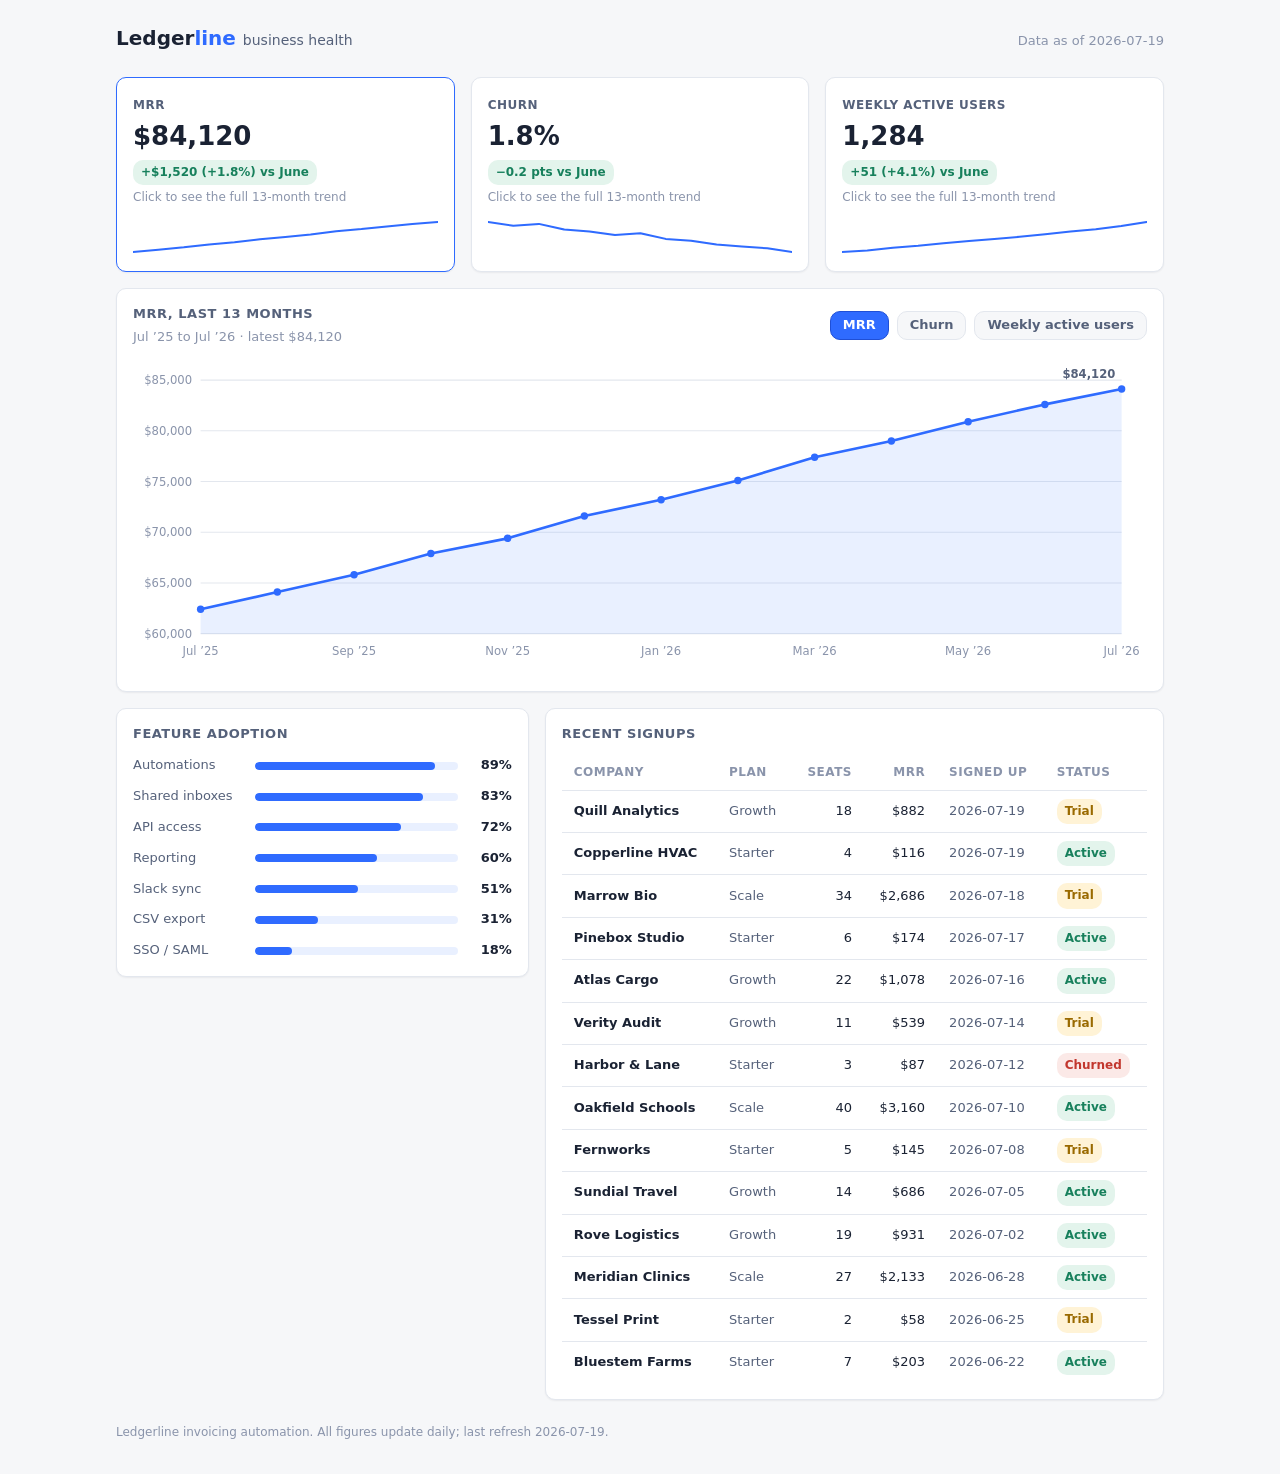
<file: examples/baseline/index.html>
<!DOCTYPE html>
<html lang="en">
<head>
<meta charset="UTF-8">
<meta name="viewport" content="width=device-width, initial-scale=1.0">
<title>Ledgerline — Business Health</title>
<style>
/* Ledgerline design tokens. Fixture for the with/without validation runs:
   both builds must inline this block verbatim and build strictly from it.
   Light is the default; the dark block activates via prefers-color-scheme. */
:root {
  --bg: #f6f7f9;
  --surface: #ffffff;
  --text: #1a2233;
  --text-2: #55617a;
  --text-3: #8a94ab;
  --border: #e3e7ee;
  --accent: #2f6bff;
  --accent-strong: #1f4fd6;
  --good: #17805c;
  --good-bg: #e3f4ec;
  --bad: #c2372e;
  --bad-bg: #fbe9e7;
  --warn: #9a6a00;
  --warn-bg: #fff3d6;
  --chart-line: #2f6bff;
  --chart-fill: rgba(47, 107, 255, 0.10);
  --font: system-ui, "Segoe UI", Roboto, sans-serif;
  --radius: 10px;
  --shadow: 0 1px 2px rgba(16, 24, 40, 0.06);
  /* spacing scale: draw every margin, padding, and gap from these steps */
  --s1: 4px;
  --s2: 8px;
  --s3: 12px;
  --s4: 16px;
  --s5: 24px;
  --s6: 32px;
}
@media (prefers-color-scheme: dark) {
  :root {
    --bg: #11151d;
    --surface: #1a2029;
    --text: #e8ecf4;
    --text-2: #a7b0c3;
    --text-3: #707a90;
    --border: #2a3140;
    --accent: #6b96ff;
    --accent-strong: #8fadff;
    --good: #4cc394;
    --good-bg: #14322a;
    --bad: #ef8a7f;
    --bad-bg: #3a1f1c;
    --warn: #d9b25e;
    --warn-bg: #35290f;
    --chart-line: #6b96ff;
    --chart-fill: rgba(107, 150, 255, 0.14);
    --shadow: 0 1px 2px rgba(0, 0, 0, 0.35);
  }
}

* { box-sizing: border-box; margin: 0; padding: 0; }

body {
  background: var(--bg);
  color: var(--text);
  font-family: var(--font);
  font-size: 14px;
  line-height: 1.45;
}

.wrap {
  max-width: 1080px;
  margin: 0 auto;
  padding: var(--s5) var(--s4) var(--s6);
}

/* Header */
header {
  display: flex;
  align-items: baseline;
  justify-content: space-between;
  flex-wrap: wrap;
  gap: var(--s2);
  margin-bottom: var(--s5);
}
.brand { font-size: 20px; font-weight: 700; }
.brand span { color: var(--accent); }
.asof { color: var(--text-3); font-size: 13px; }

/* Cards */
.card {
  background: var(--surface);
  border: 1px solid var(--border);
  border-radius: var(--radius);
  box-shadow: var(--shadow);
  padding: var(--s4);
}
.card h2 {
  font-size: 13px;
  font-weight: 600;
  color: var(--text-2);
  margin-bottom: var(--s3);
  text-transform: uppercase;
  letter-spacing: 0.04em;
}

/* KPI row */
.kpis {
  display: grid;
  grid-template-columns: repeat(auto-fit, minmax(240px, 1fr));
  gap: var(--s4);
  margin-bottom: var(--s4);
}
.kpi { cursor: pointer; text-align: left; font: inherit; color: inherit; width: 100%; }
.kpi:focus-visible, .tab:focus-visible { outline: 2px solid var(--accent); outline-offset: 2px; }
.kpi[aria-pressed="true"] { border-color: var(--accent); }
.kpi-label {
  font-size: 12px;
  font-weight: 600;
  color: var(--text-2);
  text-transform: uppercase;
  letter-spacing: 0.04em;
}
.kpi-value {
  font-size: 26px;
  font-weight: 700;
  margin-top: var(--s1);
  font-variant-numeric: tabular-nums;
}
.kpi-delta {
  display: inline-block;
  margin-top: var(--s1);
  padding: var(--s1) var(--s2);
  border-radius: var(--radius);
  font-size: 12px;
  font-weight: 600;
}
.kpi-delta.up   { color: var(--good); background: var(--good-bg); }
.kpi-delta.down { color: var(--bad);  background: var(--bad-bg); }
.kpi-note { display: block; margin-top: var(--s1); font-size: 12px; color: var(--text-3); }
.spark { margin-top: var(--s3); display: block; width: 100%; height: 36px; }

/* Trend section */
.trend { margin-bottom: var(--s4); }
.trend-head {
  display: flex;
  align-items: center;
  justify-content: space-between;
  flex-wrap: wrap;
  gap: var(--s3);
  margin-bottom: var(--s3);
}
.tabs { display: flex; gap: var(--s2); flex-wrap: wrap; }
.tab {
  font: inherit;
  font-size: 13px;
  font-weight: 600;
  color: var(--text-2);
  background: var(--bg);
  border: 1px solid var(--border);
  border-radius: var(--radius);
  padding: var(--s1) var(--s3);
  cursor: pointer;
}
.tab[aria-selected="true"] {
  color: var(--surface);
  background: var(--accent);
  border-color: var(--accent-strong);
}
.trend-sub { font-size: 13px; color: var(--text-3); }
#trendChart { display: block; width: 100%; height: auto; }
.axis-text { fill: var(--text-3); font-family: var(--font); font-size: 11px; }
.grid-line { stroke: var(--border); stroke-width: 1; }
.pt-label { fill: var(--text-2); font-family: var(--font); font-size: 11px; font-weight: 600; }

/* Two-column band */
.band {
  display: grid;
  grid-template-columns: 2fr 3fr;
  gap: var(--s4);
  align-items: start;
}
@media (max-width: 860px) { .band { grid-template-columns: 1fr; } }

/* Feature adoption */
.adopt-row { display: grid; grid-template-columns: 110px 1fr 42px; align-items: center; gap: var(--s3); }
.adopt-row + .adopt-row { margin-top: var(--s3); }
.adopt-name { font-size: 13px; color: var(--text-2); }
.adopt-track {
  background: var(--chart-fill);
  border-radius: var(--radius);
  height: var(--s2);
  overflow: hidden;
}
.adopt-fill { background: var(--accent); height: 100%; border-radius: var(--radius); }
.adopt-pct { font-size: 13px; font-weight: 600; text-align: right; font-variant-numeric: tabular-nums; }

/* Signups table */
.table-scroll { overflow-x: auto; }
table { width: 100%; border-collapse: collapse; font-size: 13px; }
th, td { padding: var(--s2) var(--s3); text-align: left; white-space: nowrap; }
th {
  color: var(--text-3);
  font-size: 12px;
  font-weight: 600;
  text-transform: uppercase;
  letter-spacing: 0.04em;
  border-bottom: 1px solid var(--border);
}
td { border-bottom: 1px solid var(--border); }
tr:last-child td { border-bottom: none; }
td.num { text-align: right; font-variant-numeric: tabular-nums; }
th.num { text-align: right; }
.company { font-weight: 600; }
.muted { color: var(--text-2); }
.status {
  display: inline-block;
  padding: var(--s1) var(--s2);
  border-radius: var(--radius);
  font-size: 12px;
  font-weight: 600;
  text-transform: capitalize;
}
.status.active  { color: var(--good); background: var(--good-bg); }
.status.trial   { color: var(--warn); background: var(--warn-bg); }
.status.churned { color: var(--bad);  background: var(--bad-bg); }

footer { margin-top: var(--s5); color: var(--text-3); font-size: 12px; }
</style>
</head>
<body>
<div class="wrap">
  <header>
    <div class="brand">Ledger<span>line</span> <span class="muted" style="color: var(--text-2); font-weight: 400; font-size: 14px;">business health</span></div>
    <div class="asof">Data as of 2026-07-19</div>
  </header>

  <section class="kpis" id="kpis" aria-label="Key metrics"></section>

  <section class="card trend" aria-label="Metric history">
    <div class="trend-head">
      <div>
        <h2 id="trendTitle" style="margin-bottom: var(--s1);">MRR, last 13 months</h2>
        <div class="trend-sub" id="trendSub"></div>
      </div>
      <div class="tabs" role="tablist" aria-label="Choose metric" id="tabs"></div>
    </div>
    <svg id="trendChart" viewBox="0 0 960 300" role="img" aria-labelledby="trendTitle"></svg>
  </section>

  <div class="band">
    <section class="card" aria-label="Feature adoption">
      <h2>Feature adoption</h2>
      <div id="adoption"></div>
    </section>

    <section class="card" aria-label="Recent signups">
      <h2>Recent signups</h2>
      <div class="table-scroll">
        <table>
          <thead>
            <tr>
              <th>Company</th><th>Plan</th><th class="num">Seats</th>
              <th class="num">MRR</th><th>Signed up</th><th>Status</th>
            </tr>
          </thead>
          <tbody id="signups"></tbody>
        </table>
      </div>
    </section>
  </div>

  <footer>Ledgerline invoicing automation. All figures update daily; last refresh 2026-07-19.</footer>
</div>

<script>
"use strict";
// ---- Data (hardcoded from fixture, verbatim) ----
const DATA = {
  product: "Ledgerline",
  as_of: "2026-07-19",
  months: ["2025-07", "2025-08", "2025-09", "2025-10", "2025-11", "2025-12", "2026-01", "2026-02", "2026-03", "2026-04", "2026-05", "2026-06", "2026-07"],
  mrr_usd: [62400, 64100, 65800, 67900, 69400, 71600, 73200, 75100, 77400, 79000, 80900, 82600, 84120],
  churn_pct: [3.4, 3.2, 3.3, 3.0, 2.9, 2.7, 2.8, 2.5, 2.4, 2.2, 2.1, 2.0, 1.8],
  weekly_active_users: [890, 910, 946, 972, 1004, 1035, 1061, 1090, 1122, 1158, 1189, 1233, 1284],
  feature_adoption_pct: [
    { feature: "Automations", pct: 89 },
    { feature: "Shared inboxes", pct: 83 },
    { feature: "API access", pct: 72 },
    { feature: "Reporting", pct: 60 },
    { feature: "Slack sync", pct: 51 },
    { feature: "CSV export", pct: 31 },
    { feature: "SSO / SAML", pct: 18 }
  ],
  recent_signups: [
    { company: "Quill Analytics", plan: "Growth", seats: 18, mrr_usd: 882, signed_up: "2026-07-19", status: "trial" },
    { company: "Copperline HVAC", plan: "Starter", seats: 4, mrr_usd: 116, signed_up: "2026-07-19", status: "active" },
    { company: "Marrow Bio", plan: "Scale", seats: 34, mrr_usd: 2686, signed_up: "2026-07-18", status: "trial" },
    { company: "Pinebox Studio", plan: "Starter", seats: 6, mrr_usd: 174, signed_up: "2026-07-17", status: "active" },
    { company: "Atlas Cargo", plan: "Growth", seats: 22, mrr_usd: 1078, signed_up: "2026-07-16", status: "active" },
    { company: "Verity Audit", plan: "Growth", seats: 11, mrr_usd: 539, signed_up: "2026-07-14", status: "trial" },
    { company: "Harbor & Lane", plan: "Starter", seats: 3, mrr_usd: 87, signed_up: "2026-07-12", status: "churned" },
    { company: "Oakfield Schools", plan: "Scale", seats: 40, mrr_usd: 3160, signed_up: "2026-07-10", status: "active" },
    { company: "Fernworks", plan: "Starter", seats: 5, mrr_usd: 145, signed_up: "2026-07-08", status: "trial" },
    { company: "Sundial Travel", plan: "Growth", seats: 14, mrr_usd: 686, signed_up: "2026-07-05", status: "active" },
    { company: "Rove Logistics", plan: "Growth", seats: 19, mrr_usd: 931, signed_up: "2026-07-02", status: "active" },
    { company: "Meridian Clinics", plan: "Scale", seats: 27, mrr_usd: 2133, signed_up: "2026-06-28", status: "active" },
    { company: "Tessel Print", plan: "Starter", seats: 2, mrr_usd: 58, signed_up: "2026-06-25", status: "trial" },
    { company: "Bluestem Farms", plan: "Starter", seats: 7, mrr_usd: 203, signed_up: "2026-06-22", status: "active" }
  ]
};

// ---- Formatters ----
const fmtUSD = v => "$" + v.toLocaleString("en-US");
const fmtPct = v => v.toFixed(1) + "%";
const fmtNum = v => v.toLocaleString("en-US");
const MONTH_NAMES = ["Jan","Feb","Mar","Apr","May","Jun","Jul","Aug","Sep","Oct","Nov","Dec"];
function monthLabel(m) {
  const [y, mo] = m.split("-");
  return MONTH_NAMES[parseInt(mo, 10) - 1] + " ’" + y.slice(2);
}

// ---- Metric definitions ----
// downIsGood: for churn, a decrease is a positive signal.
const METRICS = {
  mrr: {
    label: "MRR",
    title: "MRR, last 13 months",
    series: DATA.mrr_usd,
    fmt: fmtUSD,
    downIsGood: false,
    deltaText(cur, prev) {
      const pct = ((cur - prev) / prev) * 100;
      return (cur >= prev ? "+" : "−") + fmtUSD(Math.abs(cur - prev)) + " (" + (pct >= 0 ? "+" : "") + pct.toFixed(1) + "%) vs June";
    }
  },
  churn: {
    label: "Churn",
    title: "Monthly churn rate, last 13 months",
    series: DATA.churn_pct,
    fmt: fmtPct,
    downIsGood: true,
    deltaText(cur, prev) {
      const d = cur - prev;
      return (d >= 0 ? "+" : "−") + Math.abs(d).toFixed(1) + " pts vs June";
    }
  },
  wau: {
    label: "Weekly active users",
    title: "Weekly active users, last 13 months",
    series: DATA.weekly_active_users,
    fmt: fmtNum,
    downIsGood: false,
    deltaText(cur, prev) {
      const pct = ((cur - prev) / prev) * 100;
      return (cur >= prev ? "+" : "−") + fmtNum(Math.abs(cur - prev)) + " (" + (pct >= 0 ? "+" : "") + pct.toFixed(1) + "%) vs June";
    }
  }
};

let selected = "mrr";
const SVG_NS = "http://www.w3.org/2000/svg";

// ---- KPI cards ----
function sparkPath(series, w, h) {
  const min = Math.min(...series), max = Math.max(...series);
  const span = max - min || 1;
  return series.map((v, i) => {
    const x = (i / (series.length - 1)) * w;
    const y = h - 3 - ((v - min) / span) * (h - 6);
    return (i === 0 ? "M" : "L") + x.toFixed(1) + " " + y.toFixed(1);
  }).join(" ");
}

function renderKPIs() {
  const host = document.getElementById("kpis");
  host.innerHTML = "";
  for (const key of Object.keys(METRICS)) {
    const m = METRICS[key];
    const cur = m.series[m.series.length - 1];
    const prev = m.series[m.series.length - 2];
    const improved = m.downIsGood ? cur < prev : cur > prev;

    const btn = document.createElement("button");
    btn.className = "card kpi";
    btn.type = "button";
    btn.setAttribute("aria-pressed", String(key === selected));
    btn.addEventListener("click", () => selectMetric(key));

    const w = 220, h = 36;
    btn.innerHTML =
      '<span class="kpi-label">' + m.label + '</span>' +
      '<div class="kpi-value">' + m.fmt(cur) + '</div>' +
      '<span class="kpi-delta ' + (improved ? "up" : "down") + '">' + m.deltaText(cur, prev) + '</span>' +
      '<span class="kpi-note">Click to see the full 13-month trend</span>' +
      '<svg class="spark" viewBox="0 0 ' + w + ' ' + h + '" preserveAspectRatio="none" aria-hidden="true">' +
      '<path d="' + sparkPath(m.series, w, h) + '" fill="none" stroke="var(--chart-line)" stroke-width="2" stroke-linecap="round" stroke-linejoin="round"/></svg>';
    host.appendChild(btn);
  }
}

// ---- Tabs ----
function renderTabs() {
  const host = document.getElementById("tabs");
  host.innerHTML = "";
  for (const key of Object.keys(METRICS)) {
    const b = document.createElement("button");
    b.className = "tab";
    b.type = "button";
    b.textContent = METRICS[key].label;
    b.setAttribute("role", "tab");
    b.setAttribute("aria-selected", String(key === selected));
    b.addEventListener("click", () => selectMetric(key));
    host.appendChild(b);
  }
}

function selectMetric(key) {
  selected = key;
  renderKPIs();
  renderTabs();
  renderTrend();
}

// ---- Big trend chart ----
function el(name, attrs, text) {
  const node = document.createElementNS(SVG_NS, name);
  for (const k in attrs) node.setAttribute(k, attrs[k]);
  if (text !== undefined) node.textContent = text;
  return node;
}

function niceTicks(min, max, count) {
  const span = max - min || 1;
  const step = Math.pow(10, Math.floor(Math.log10(span / count)));
  const err = span / count / step;
  let mult;
  if (err >= 7.5) mult = 10; else if (err >= 3.5) mult = 5; else if (err >= 1.5) mult = 2; else mult = 1;
  const s = mult * step;
  const lo = Math.floor(min / s) * s;
  const hi = Math.ceil(max / s) * s;
  const ticks = [];
  for (let v = lo; v <= hi + s / 2; v += s) ticks.push(Math.round(v * 100) / 100);
  return ticks;
}

function renderTrend() {
  const m = METRICS[selected];
  const svg = document.getElementById("trendChart");
  svg.innerHTML = "";

  document.getElementById("trendTitle").textContent = m.title;
  const cur = m.series[m.series.length - 1];
  document.getElementById("trendSub").textContent =
    monthLabel(DATA.months[0]) + " to " + monthLabel(DATA.months[12]) + " · latest " + m.fmt(cur);

  const W = 960, H = 300, padL = 64, padR = 24, padT = 20, padB = 40;
  const iw = W - padL - padR, ih = H - padT - padB;
  const series = m.series;
  const ticks = niceTicks(Math.min(...series), Math.max(...series), 5);
  const yMin = ticks[0], yMax = ticks[ticks.length - 1];
  const x = i => padL + (i / (series.length - 1)) * iw;
  const y = v => padT + ih - ((v - yMin) / (yMax - yMin || 1)) * ih;

  // gridlines + y labels
  for (const t of ticks) {
    svg.appendChild(el("line", { class: "grid-line", x1: padL, x2: W - padR, y1: y(t), y2: y(t) }));
    svg.appendChild(el("text", { class: "axis-text", x: padL - 8, y: y(t) + 4, "text-anchor": "end" }, m.fmt(t)));
  }

  // x labels (every other month to avoid crowding)
  DATA.months.forEach((mo, i) => {
    if (i % 2 !== 0) return;
    svg.appendChild(el("text", { class: "axis-text", x: x(i), y: H - padB + 20, "text-anchor": "middle" }, monthLabel(mo)));
  });

  // area fill + line
  let line = "";
  series.forEach((v, i) => { line += (i === 0 ? "M" : "L") + x(i).toFixed(1) + " " + y(v).toFixed(1) + " "; });
  const area = line + "L" + x(series.length - 1).toFixed(1) + " " + (padT + ih) + " L" + padL + " " + (padT + ih) + " Z";
  svg.appendChild(el("path", { d: area, fill: "var(--chart-fill)", stroke: "none" }));
  svg.appendChild(el("path", { d: line, fill: "none", stroke: "var(--chart-line)", "stroke-width": 2.5, "stroke-linecap": "round", "stroke-linejoin": "round" }));

  // points with native tooltips
  series.forEach((v, i) => {
    const c = el("circle", { cx: x(i), cy: y(v), r: 3.5, fill: "var(--chart-line)" });
    const tip = el("title", {}, monthLabel(DATA.months[i]) + ": " + m.fmt(v));
    c.appendChild(tip);
    svg.appendChild(c);
  });

  // label the latest point
  svg.appendChild(el("text", { class: "pt-label", x: x(series.length - 1) - 6, y: y(series[series.length - 1]) - 10, "text-anchor": "end" }, m.fmt(cur)));
}

// ---- Feature adoption ----
function renderAdoption() {
  const host = document.getElementById("adoption");
  host.innerHTML = "";
  for (const f of DATA.feature_adoption_pct) {
    const row = document.createElement("div");
    row.className = "adopt-row";
    row.innerHTML =
      '<span class="adopt-name">' + f.feature + '</span>' +
      '<div class="adopt-track" role="img" aria-label="' + f.feature + ' adoption ' + f.pct + ' percent">' +
      '<div class="adopt-fill" style="width: ' + f.pct + '%;"></div></div>' +
      '<span class="adopt-pct">' + f.pct + '%</span>';
    host.appendChild(row);
  }
}

// ---- Signups table ----
function renderSignups() {
  const tbody = document.getElementById("signups");
  tbody.innerHTML = "";
  for (const s of DATA.recent_signups) {
    const tr = document.createElement("tr");
    tr.innerHTML =
      '<td class="company">' + s.company + '</td>' +
      '<td class="muted">' + s.plan + '</td>' +
      '<td class="num">' + s.seats + '</td>' +
      '<td class="num">' + fmtUSD(s.mrr_usd) + '</td>' +
      '<td class="muted">' + s.signed_up + '</td>' +
      '<td><span class="status ' + s.status + '">' + s.status + '</span></td>';
    tbody.appendChild(tr);
  }
}

renderKPIs();
renderTabs();
renderTrend();
renderAdoption();
renderSignups();
</script>
</body>
</html>
</file>
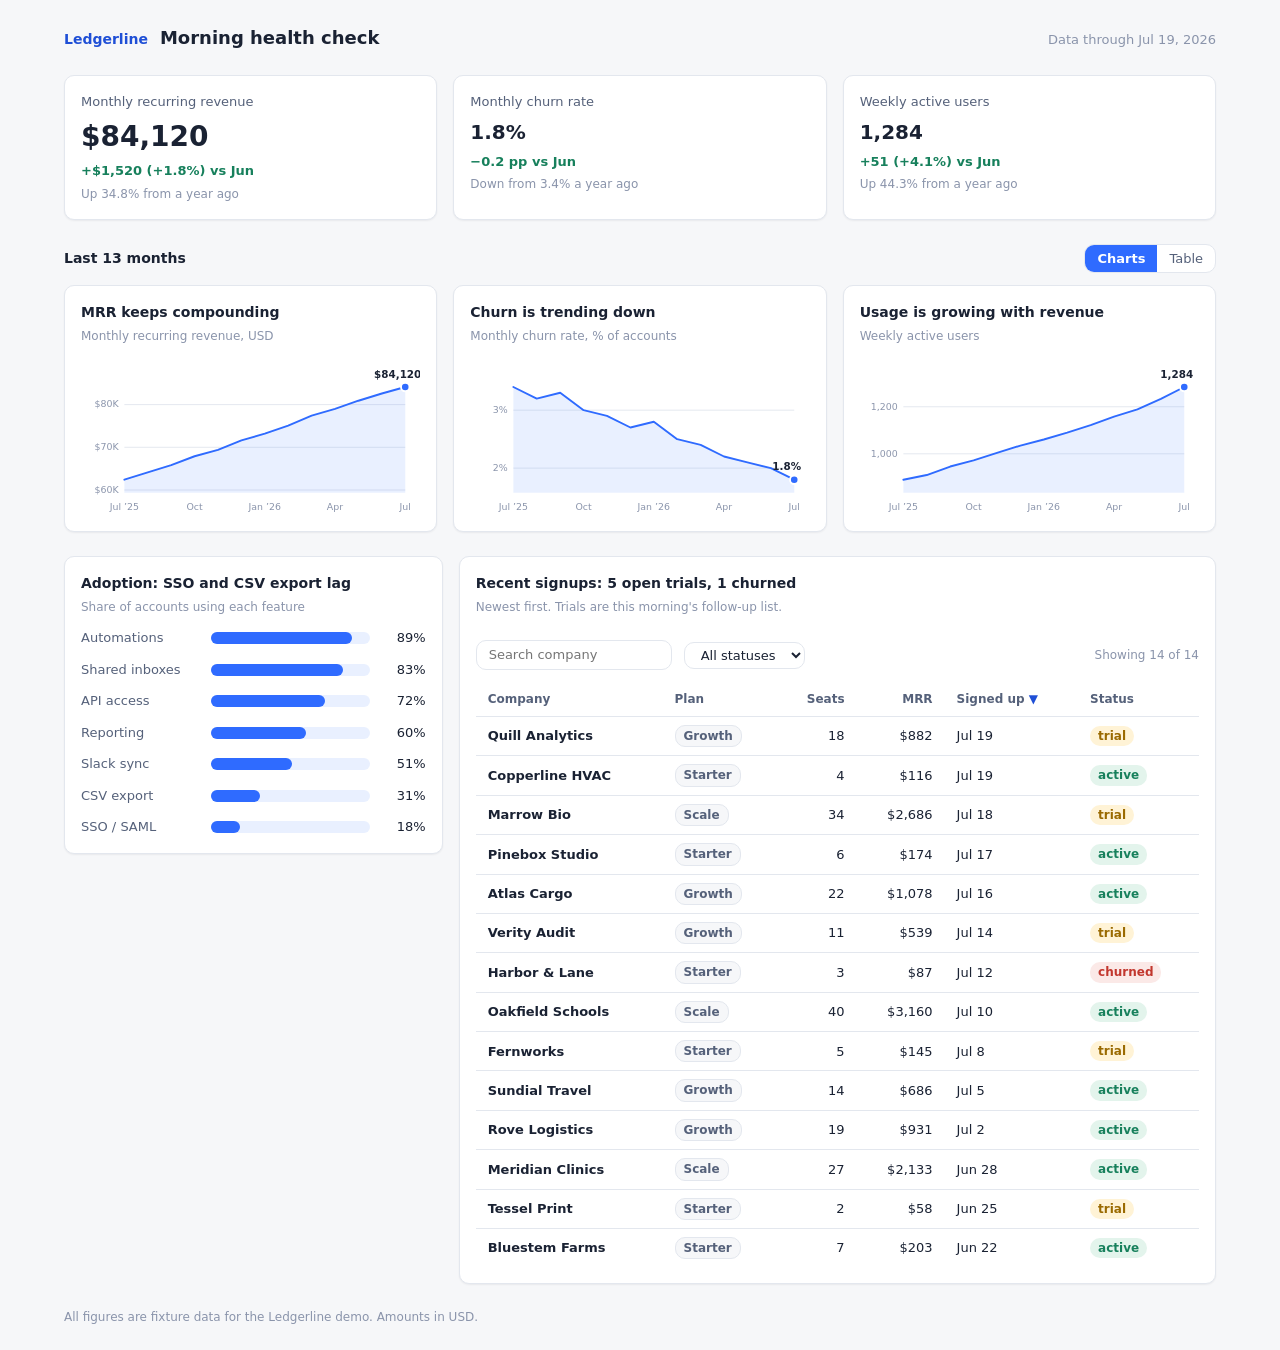
<file: examples/with-skill/index.html>
<!doctype html>
<html lang="en">
<head>
<meta charset="utf-8">
<meta name="viewport" content="width=device-width, initial-scale=1">
<title>Ledgerline morning health check</title>
<style>
/* Ledgerline design tokens. Fixture for the with/without validation runs:
   both builds must inline this block verbatim and build strictly from it.
   Light is the default; the dark block activates via prefers-color-scheme. */
:root {
  --bg: #f6f7f9;
  --surface: #ffffff;
  --text: #1a2233;
  --text-2: #55617a;
  --text-3: #8a94ab;
  --border: #e3e7ee;
  --accent: #2f6bff;
  --accent-strong: #1f4fd6;
  --good: #17805c;
  --good-bg: #e3f4ec;
  --bad: #c2372e;
  --bad-bg: #fbe9e7;
  --warn: #9a6a00;
  --warn-bg: #fff3d6;
  --chart-line: #2f6bff;
  --chart-fill: rgba(47, 107, 255, 0.10);
  --font: system-ui, "Segoe UI", Roboto, sans-serif;
  --radius: 10px;
  --shadow: 0 1px 2px rgba(16, 24, 40, 0.06);
  /* spacing scale: draw every margin, padding, and gap from these steps */
  --s1: 4px;
  --s2: 8px;
  --s3: 12px;
  --s4: 16px;
  --s5: 24px;
  --s6: 32px;
}
@media (prefers-color-scheme: dark) {
  :root {
    --bg: #11151d;
    --surface: #1a2029;
    --text: #e8ecf4;
    --text-2: #a7b0c3;
    --text-3: #707a90;
    --border: #2a3140;
    --accent: #6b96ff;
    --accent-strong: #8fadff;
    --good: #4cc394;
    --good-bg: #14322a;
    --bad: #ef8a7f;
    --bad-bg: #3a1f1c;
    --warn: #d9b25e;
    --warn-bg: #35290f;
    --chart-line: #6b96ff;
    --chart-fill: rgba(107, 150, 255, 0.14);
    --shadow: 0 1px 2px rgba(0, 0, 0, 0.35);
  }
}

/* ---- base ---- */
* { box-sizing: border-box; margin: 0; padding: 0; }
html { background: var(--bg); }
body {
  font-family: var(--font);
  font-size: 14px;
  line-height: 1.5;
  color: var(--text);
  background: var(--bg);
}
.wrap {
  max-width: 1200px;
  margin: 0 auto;
  padding: var(--s5);
}
button { font: inherit; color: inherit; }
:focus-visible {
  outline: 2px solid var(--accent);
  outline-offset: 2px;
  border-radius: var(--radius);
}
.visually-hidden {
  position: absolute;
  width: 1px; height: 1px;
  overflow: hidden;
  clip: rect(0 0 0 0);
  white-space: nowrap;
}

/* ---- header ---- */
.masthead {
  display: flex;
  flex-wrap: wrap;
  align-items: baseline;
  gap: var(--s3);
  margin-bottom: var(--s5);
}
.brand { font-size: 14px; font-weight: 700; color: var(--accent-strong); }
.masthead h1 { font-size: 18px; font-weight: 650; }
.asof { margin-left: auto; font-size: 13px; color: var(--text-3); }

/* ---- layout tiers ---- */
.kpis {
  display: grid;
  grid-template-columns: repeat(3, 1fr);
  gap: var(--s4);
  margin-bottom: var(--s5);
}
.trends-head, .tablebar {
  display: flex;
  flex-wrap: wrap;
  align-items: center;
  gap: var(--s3);
  margin-bottom: var(--s3);
}
.trends-head h2, .bottom h2 { font-size: 14px; font-weight: 650; }
.trends-grid {
  display: grid;
  grid-template-columns: repeat(3, 1fr);
  gap: var(--s4);
}
.trends { margin-bottom: var(--s5); }
.bottom {
  display: grid;
  grid-template-columns: 1fr 2fr;
  gap: var(--s4);
  align-items: start;
}
/* keep nowrap tables and wide charts from blowing the grids open */
.kpis > *, .trends-grid > *, .bottom > * { min-width: 0; }
@media (max-width: 980px) {
  .trends-grid, .bottom { grid-template-columns: 1fr; }
}
@media (max-width: 700px) {
  .kpis { grid-template-columns: 1fr; }
  .wrap { padding: var(--s4); }
}

/* ---- cards & tiles ---- */
.card {
  background: var(--surface);
  border: 1px solid var(--border);
  border-radius: var(--radius);
  box-shadow: var(--shadow);
  padding: var(--s4);
}
.card > h3, .card > h2 {
  font-size: 14px;
  font-weight: 650;
  margin-bottom: var(--s1);
}
.card .sub {
  font-size: 12px;
  color: var(--text-3);
  margin-bottom: var(--s3);
}
.tile .label { font-size: 13px; color: var(--text-2); margin-bottom: var(--s2); }
.tile .value { font-size: 20px; font-weight: 650; line-height: 1.2; }
.tile--lead .value { font-size: 28px; }
.tile .delta { margin-top: var(--s2); font-size: 13px; font-weight: 600; }
.tile .delta.good { color: var(--good); }
.tile .delta.bad { color: var(--bad); }
.tile .context { margin-top: var(--s1); font-size: 12px; color: var(--text-3); }

/* ---- charts ---- */
.chartwrap { position: relative; }
.chartwrap svg { display: block; width: 100%; height: auto; font-family: var(--font); }
.chartwrap [tabindex="0"] { border-radius: var(--radius); }
.tip {
  position: absolute;
  pointer-events: none;
  background: var(--surface);
  border: 1px solid var(--border);
  border-radius: var(--radius);
  box-shadow: var(--shadow);
  padding: var(--s1) var(--s2);
  font-size: 12px;
  white-space: nowrap;
}
.tip strong { display: block; font-size: 13px; color: var(--text); }
.tip span { color: var(--text-2); }
.hint { font-size: 12px; color: var(--text-3); margin-top: var(--s2); }

/* ---- segmented control ---- */
.seg {
  margin-left: auto;
  display: inline-flex;
  border: 1px solid var(--border);
  border-radius: var(--radius);
  background: var(--surface);
  overflow: hidden;
}
.seg button {
  border: 0;
  background: none;
  padding: var(--s1) var(--s3);
  font-size: 13px;
  color: var(--text-2);
  cursor: pointer;
}
.seg button[aria-pressed="true"] {
  background: var(--accent);
  color: var(--surface);
  font-weight: 600;
}
@media (prefers-reduced-motion: no-preference) {
  .seg button { transition: background-color 120ms ease, color 120ms ease; }
  .rowlink, .th-btn { transition: background-color 120ms ease; }
}

/* ---- adoption bars ---- */
.adopt { display: grid; gap: var(--s3); }
.adopt-row {
  display: grid;
  grid-template-columns: 118px 1fr 44px;
  gap: var(--s3);
  align-items: center;
}
.adopt-row .name { font-size: 13px; color: var(--text-2); }
.adopt-row .track {
  background: var(--chart-fill);
  border-radius: var(--radius);
  height: var(--s3);
}
.adopt-row .fill {
  background: var(--chart-line);
  border-radius: var(--radius);
  height: var(--s3);
}
.adopt-row .num {
  font-size: 13px;
  text-align: right;
  font-variant-numeric: tabular-nums;
  color: var(--text);
}

/* ---- tables ---- */
.tscroll { overflow-x: auto; }
table { border-collapse: collapse; width: 100%; font-size: 13px; }
th, td {
  text-align: left;
  padding: var(--s2) var(--s3);
  border-bottom: 1px solid var(--border);
  white-space: nowrap;
}
th { color: var(--text-2); font-weight: 600; font-size: 12px; }
td.num, th.num { text-align: right; font-variant-numeric: tabular-nums; }
tbody tr:hover { background: var(--bg); }
tbody tr:last-child td { border-bottom: 0; }
.th-btn {
  border: 0;
  background: none;
  padding: 0;
  font: inherit;
  color: inherit;
  cursor: pointer;
  border-radius: var(--radius);
}
.th-btn .dir { color: var(--accent-strong); }
.th-btn:hover { color: var(--text); }

/* ---- chips ---- */
.chip {
  display: inline-block;
  padding: 0 var(--s2);
  border-radius: var(--radius);
  font-size: 12px;
  font-weight: 600;
  line-height: 1.7;
}
.chip--good { color: var(--good); background: var(--good-bg); }
.chip--warn { color: var(--warn); background: var(--warn-bg); }
.chip--bad { color: var(--bad); background: var(--bad-bg); }
.chip--plain { color: var(--text-2); background: var(--bg); border: 1px solid var(--border); }

/* ---- controls above signups table ---- */
.tablebar { margin-bottom: 0; padding: var(--s3) 0; }
.tablebar input[type="search"], .tablebar select {
  font: inherit;
  font-size: 13px;
  color: var(--text);
  background: var(--surface);
  border: 1px solid var(--border);
  border-radius: var(--radius);
  padding: var(--s1) var(--s3);
}
.tablebar input[type="search"] { min-width: 160px; }
.count { margin-left: auto; font-size: 12px; color: var(--text-3); }

/* ---- states ---- */
.skeleton {
  background: var(--border);
  border-radius: var(--radius);
  min-height: var(--s5);
}
.skeleton + .skeleton { margin-top: var(--s3); }
.skeleton--tall { min-height: 140px; }
@media (prefers-reduced-motion: no-preference) {
  .skeleton { animation: pulse 1.4s ease-in-out infinite; }
  @keyframes pulse { 0%, 100% { opacity: 1; } 50% { opacity: 0.55; } }
}
.state {
  padding: var(--s4);
  font-size: 13px;
  color: var(--text-2);
}
.state strong { display: block; color: var(--text); margin-bottom: var(--s1); }
.state .actions { margin-top: var(--s3); }
.btn {
  display: inline-block;
  border: 1px solid var(--border);
  background: var(--surface);
  color: var(--accent-strong);
  font-size: 13px;
  font-weight: 600;
  padding: var(--s1) var(--s3);
  border-radius: var(--radius);
  cursor: pointer;
}
.btn:hover { background: var(--bg); }
.note {
  margin-top: var(--s2);
  font-size: 12px;
  color: var(--warn);
  background: var(--warn-bg);
  border-radius: var(--radius);
  padding: var(--s1) var(--s2);
  display: inline-block;
}
footer { margin-top: var(--s5); font-size: 12px; color: var(--text-3); }
</style>
</head>
<body>
<div class="wrap">
  <header class="masthead">
    <span class="brand">Ledgerline</span>
    <h1>Morning health check</h1>
    <span class="asof">Data through Jul 19, 2026</span>
  </header>

  <noscript>
    <div class="card state" style="margin-bottom: var(--s5);">
      <strong>This dashboard needs JavaScript</strong>
      All data is embedded in this file, but the charts and tables are
      rendered client-side. Enable JavaScript and reload.
    </div>
  </noscript>

  <!-- Tier 1: headline KPIs -->
  <section class="kpis" aria-label="Headline metrics">
    <div class="card tile tile--lead" id="w-kpi-mrr"><div class="skeleton"></div><div class="skeleton"></div></div>
    <div class="card tile" id="w-kpi-churn"><div class="skeleton"></div><div class="skeleton"></div></div>
    <div class="card tile" id="w-kpi-wau"><div class="skeleton"></div><div class="skeleton"></div></div>
  </section>

  <!-- Tier 2: trends -->
  <section class="trends" aria-label="Thirteen-month trends">
    <div class="trends-head">
      <h2>Last 13 months</h2>
      <div class="seg" role="group" aria-label="Trend view">
        <button type="button" id="seg-chart" aria-pressed="true">Charts</button>
        <button type="button" id="seg-table" aria-pressed="false">Table</button>
      </div>
    </div>
    <div class="trends-grid" id="trend-charts">
      <div class="card" id="w-trend-mrr"><div class="skeleton"></div><div class="skeleton skeleton--tall"></div></div>
      <div class="card" id="w-trend-churn"><div class="skeleton"></div><div class="skeleton skeleton--tall"></div></div>
      <div class="card" id="w-trend-wau"><div class="skeleton"></div><div class="skeleton skeleton--tall"></div></div>
    </div>
    <div class="card" id="w-trend-table" hidden><div class="skeleton skeleton--tall"></div></div>
  </section>

  <!-- Tier 3: adoption + signups -->
  <section class="bottom" aria-label="Adoption and recent signups">
    <div class="card" id="w-adoption"><div class="skeleton"></div><div class="skeleton skeleton--tall"></div></div>
    <div class="card" id="w-signups"><div class="skeleton"></div><div class="skeleton skeleton--tall"></div></div>
  </section>

  <footer>All figures are fixture data for the Ledgerline demo. Amounts in USD.</footer>
</div>

<script>
"use strict";

/* ---- fixture data, hardcoded verbatim ---- */
const DATA = {
  "product": "Ledgerline",
  "as_of": "2026-07-19",
  "months": ["2025-07", "2025-08", "2025-09", "2025-10", "2025-11", "2025-12", "2026-01", "2026-02", "2026-03", "2026-04", "2026-05", "2026-06", "2026-07"],
  "mrr_usd": [62400, 64100, 65800, 67900, 69400, 71600, 73200, 75100, 77400, 79000, 80900, 82600, 84120],
  "churn_pct": [3.4, 3.2, 3.3, 3.0, 2.9, 2.7, 2.8, 2.5, 2.4, 2.2, 2.1, 2.0, 1.8],
  "weekly_active_users": [890, 910, 946, 972, 1004, 1035, 1061, 1090, 1122, 1158, 1189, 1233, 1284],
  "feature_adoption_pct": [
    { "feature": "Automations", "pct": 89 },
    { "feature": "Shared inboxes", "pct": 83 },
    { "feature": "API access", "pct": 72 },
    { "feature": "Reporting", "pct": 60 },
    { "feature": "Slack sync", "pct": 51 },
    { "feature": "CSV export", "pct": 31 },
    { "feature": "SSO / SAML", "pct": 18 }
  ],
  "recent_signups": [
    { "company": "Quill Analytics", "plan": "Growth", "seats": 18, "mrr_usd": 882, "signed_up": "2026-07-19", "status": "trial" },
    { "company": "Copperline HVAC", "plan": "Starter", "seats": 4, "mrr_usd": 116, "signed_up": "2026-07-19", "status": "active" },
    { "company": "Marrow Bio", "plan": "Scale", "seats": 34, "mrr_usd": 2686, "signed_up": "2026-07-18", "status": "trial" },
    { "company": "Pinebox Studio", "plan": "Starter", "seats": 6, "mrr_usd": 174, "signed_up": "2026-07-17", "status": "active" },
    { "company": "Atlas Cargo", "plan": "Growth", "seats": 22, "mrr_usd": 1078, "signed_up": "2026-07-16", "status": "active" },
    { "company": "Verity Audit", "plan": "Growth", "seats": 11, "mrr_usd": 539, "signed_up": "2026-07-14", "status": "trial" },
    { "company": "Harbor & Lane", "plan": "Starter", "seats": 3, "mrr_usd": 87, "signed_up": "2026-07-12", "status": "churned" },
    { "company": "Oakfield Schools", "plan": "Scale", "seats": 40, "mrr_usd": 3160, "signed_up": "2026-07-10", "status": "active" },
    { "company": "Fernworks", "plan": "Starter", "seats": 5, "mrr_usd": 145, "signed_up": "2026-07-08", "status": "trial" },
    { "company": "Sundial Travel", "plan": "Growth", "seats": 14, "mrr_usd": 686, "signed_up": "2026-07-05", "status": "active" },
    { "company": "Rove Logistics", "plan": "Growth", "seats": 19, "mrr_usd": 931, "signed_up": "2026-07-02", "status": "active" },
    { "company": "Meridian Clinics", "plan": "Scale", "seats": 27, "mrr_usd": 2133, "signed_up": "2026-06-28", "status": "active" },
    { "company": "Tessel Print", "plan": "Starter", "seats": 2, "mrr_usd": 58, "signed_up": "2026-06-25", "status": "trial" },
    { "company": "Bluestem Farms", "plan": "Starter", "seats": 7, "mrr_usd": 203, "signed_up": "2026-06-22", "status": "active" }
  ]
};

/* ---- helpers ---- */
const MONTHS = ["Jan","Feb","Mar","Apr","May","Jun","Jul","Aug","Sep","Oct","Nov","Dec"];
const fmtUsd = n => "$" + n.toLocaleString("en-US");
const fmtNum = n => n.toLocaleString("en-US");
const monthShort = m => MONTHS[+m.slice(5, 7) - 1];
const monthYear = m => monthShort(m) + " ’" + m.slice(2, 4);
const monthFull = m => monthShort(m) + " " + m.slice(0, 4);
const dayLabel = d => monthShort(d) + " " + (+d.slice(8, 10));

function el(tag, cls, text) {
  const node = document.createElement(tag);
  if (cls) node.className = cls;
  if (text !== undefined) node.textContent = text;
  return node;
}

function stateBlock(host, title, body, actionLabel, action) {
  host.textContent = "";
  const box = el("div", "state");
  box.appendChild(el("strong", null, title));
  box.appendChild(document.createTextNode(body));
  if (actionLabel) {
    const row = el("div", "actions");
    const btn = el("button", "btn", actionLabel);
    btn.type = "button";
    btn.addEventListener("click", action);
    row.appendChild(btn);
    box.appendChild(row);
  }
  host.appendChild(box);
}

/* Trim parallel series to matching length; report partial data. */
function alignSeries(months, values) {
  const n = Math.min(months.length, values.length);
  return { months: months.slice(0, n), values: values.slice(0, n), partial: n < Math.max(months.length, values.length), n };
}

function niceTicks(min, max) {
  const raw = (max - min) / 3;
  if (!(raw > 0)) return [min];
  const mag = Math.pow(10, Math.floor(Math.log10(raw)));
  const norm = raw / mag;
  const step = norm > 5 ? 10 * mag : norm > 2 ? 5 * mag : norm > 1 ? 2 * mag : mag;
  const out = [];
  for (let v = Math.ceil(min / step) * step; v <= max + 1e-9; v += step) out.push(+v.toFixed(6));
  return out;
}

/* ---- widget registry with per-widget error handling ---- */
const widgets = {};
function renderWidget(id) {
  const host = document.getElementById(id);
  if (!host) return;
  try {
    widgets[id](host);
  } catch (err) {
    stateBlock(host, "Something went wrong in this panel",
      "The rest of the dashboard is unaffected. Retry rendering this panel.",
      "Retry", () => renderWidget(id));
  }
}

/* ---- KPI tiles ---- */
function makeTile(host, cfg) {
  host.textContent = "";
  host.appendChild(el("div", "label", cfg.label));
  if (!cfg.values || cfg.values.length === 0) {
    stateBlock(host, "No data yet for this metric",
      "It will appear once " + cfg.label.toLowerCase() + " has been recorded.");
    return;
  }
  const cur = cfg.values[cfg.values.length - 1];
  host.appendChild(el("div", "value", cfg.fmt(cur)));
  if (cfg.values.length < 2) {
    host.appendChild(el("div", "context", "No prior month to compare yet."));
  } else {
    const prev = cfg.values[cfg.values.length - 2];
    const d = cur - prev;
    const good = cfg.downIsGood ? d <= 0 : d >= 0;
    const delta = el("div", "delta " + (good ? "good" : "bad"), cfg.deltaFmt(d, prev) + " vs " + monthShort(cfg.months[cfg.months.length - 2]));
    host.appendChild(delta);
    host.appendChild(el("div", "context", cfg.context(cfg.values[0], cur)));
  }
}

widgets["w-kpi-mrr"] = host => {
  const s = alignSeries(DATA.months, DATA.mrr_usd);
  makeTile(host, {
    label: "Monthly recurring revenue",
    months: s.months, values: s.values,
    fmt: fmtUsd,
    deltaFmt: (d, prev) => (d >= 0 ? "+" : "−") + fmtUsd(Math.abs(d)) + " (" + (d >= 0 ? "+" : "−") + Math.abs(d / prev * 100).toFixed(1) + "%)",
    context: (first, cur) => "Up " + ((cur / first - 1) * 100).toFixed(1) + "% from a year ago",
    downIsGood: false
  });
};
widgets["w-kpi-churn"] = host => {
  const s = alignSeries(DATA.months, DATA.churn_pct);
  makeTile(host, {
    label: "Monthly churn rate",
    months: s.months, values: s.values,
    fmt: v => v.toFixed(1) + "%",
    deltaFmt: d => (d >= 0 ? "+" : "−") + Math.abs(d).toFixed(1) + " pp",
    context: first => "Down from " + first.toFixed(1) + "% a year ago",
    downIsGood: true
  });
};
widgets["w-kpi-wau"] = host => {
  const s = alignSeries(DATA.months, DATA.weekly_active_users);
  makeTile(host, {
    label: "Weekly active users",
    months: s.months, values: s.values,
    fmt: fmtNum,
    deltaFmt: (d, prev) => (d >= 0 ? "+" : "−") + fmtNum(Math.abs(d)) + " (" + (d >= 0 ? "+" : "−") + Math.abs(d / prev * 100).toFixed(1) + "%)",
    context: (first, cur) => "Up " + ((cur / first - 1) * 100).toFixed(1) + "% from a year ago",
    downIsGood: false
  });
};

/* ---- line chart ---- */
function lineChart(host, cfg) {
  host.textContent = "";
  host.appendChild(el("h3", null, cfg.title));
  host.appendChild(el("div", "sub", cfg.sub));

  const s = alignSeries(cfg.months, cfg.values);
  if (s.n === 0) {
    stateBlock(host, "No history recorded yet",
      "Monthly values will chart here as they accrue.");
    return;
  }

  const W = 360, H = 168, padL = 46, padR = 16, padT = 18, padB = 24;
  const plotW = W - padL - padR, plotH = H - padT - padB;
  const vMin = Math.min(...s.values), vMax = Math.max(...s.values);
  const pad = (vMax - vMin) * 0.14 || Math.abs(vMax) * 0.1 || 1;
  const y0 = vMin - pad, y1 = vMax + pad;
  const X = i => s.n === 1 ? padL + plotW / 2 : padL + i * (plotW / (s.n - 1));
  const Y = v => padT + (1 - (v - y0) / (y1 - y0)) * plotH;

  let svg = "";
  for (const t of niceTicks(y0, y1)) {
    const y = Y(t).toFixed(1);
    svg += `<line x1="${padL}" y1="${y}" x2="${W - padR}" y2="${y}" stroke="var(--border)" stroke-width="1"/>`;
    svg += `<text x="${padL - 6}" y="${y}" dy="3" text-anchor="end" font-size="10" style="font-variant-numeric:tabular-nums" fill="var(--text-3)">${cfg.yFmt(t)}</text>`;
  }
  const step = Math.max(1, Math.round((s.n - 1) / 4));
  for (let i = 0; i < s.n; i += step) {
    const lbl = (i === 0 || s.months[i].slice(5) === "01") ? monthYear(s.months[i]) : monthShort(s.months[i]);
    svg += `<text x="${X(i).toFixed(1)}" y="${H - 6}" text-anchor="middle" font-size="10" fill="var(--text-3)">${lbl}</text>`;
  }
  const pts = s.values.map((v, i) => X(i).toFixed(1) + "," + Y(v).toFixed(1));
  svg += `<polygon points="${X(0).toFixed(1)},${(padT + plotH).toFixed(1)} ${pts.join(" ")} ${X(s.n - 1).toFixed(1)},${(padT + plotH).toFixed(1)}" fill="var(--chart-fill)"/>`;
  svg += `<polyline points="${pts.join(" ")}" fill="none" stroke="var(--chart-line)" stroke-width="2" stroke-linejoin="round" stroke-linecap="round"/>`;
  const lx = X(s.n - 1), ly = Y(s.values[s.n - 1]);
  svg += `<circle cx="${lx.toFixed(1)}" cy="${ly.toFixed(1)}" r="4.5" fill="var(--chart-line)" stroke="var(--surface)" stroke-width="2"/>`;
  svg += `<text x="${(lx - 8).toFixed(1)}" y="${(ly - 10).toFixed(1)}" text-anchor="middle" font-size="11" font-weight="600" fill="var(--text)">${cfg.valFmt(s.values[s.n - 1])}</text>`;
  svg += `<line id="cross" x1="0" y1="${padT}" x2="0" y2="${padT + plotH}" stroke="var(--text-3)" stroke-width="1" visibility="hidden"/>`;
  svg += `<circle id="hot" r="5" fill="var(--chart-line)" stroke="var(--surface)" stroke-width="2" visibility="hidden"/>`;

  const wrap = el("div", "chartwrap");
  const fig = el("div");
  fig.setAttribute("tabindex", "0");
  fig.setAttribute("role", "img");
  fig.setAttribute("aria-label", cfg.title + ". " + cfg.sub + ". Latest value " + cfg.valFmt(s.values[s.n - 1]) +
    " in " + monthFull(s.months[s.n - 1]) + ". Use left and right arrow keys to read each month; the same values are in the table view.");
  fig.innerHTML = `<svg viewBox="0 0 ${W} ${H}" aria-hidden="true">${svg}</svg>`;
  wrap.appendChild(fig);
  const tip = el("div", "tip");
  tip.hidden = true;
  const tipVal = el("strong");
  const tipMonth = el("span");
  tip.appendChild(tipVal);
  tip.appendChild(tipMonth);
  wrap.appendChild(tip);
  host.appendChild(wrap);
  if (s.partial) host.appendChild(el("div", "note", "Showing " + s.n + " of " + Math.max(cfg.months.length, cfg.values.length) + " months"));

  const svgEl = fig.querySelector("svg");
  const cross = svgEl.querySelector("#cross");
  const hot = svgEl.querySelector("#hot");
  let idx = -1;

  function show(i) {
    idx = Math.max(0, Math.min(s.n - 1, i));
    const x = X(idx), y = Y(s.values[idx]);
    cross.setAttribute("x1", x); cross.setAttribute("x2", x);
    cross.setAttribute("visibility", "visible");
    hot.setAttribute("cx", x); hot.setAttribute("cy", y);
    hot.setAttribute("visibility", "visible");
    tipVal.textContent = cfg.valFmt(s.values[idx]);
    tipMonth.textContent = monthFull(s.months[idx]);
    tip.hidden = false;
    const r = svgEl.getBoundingClientRect();
    const px = x / W * r.width, py = y / H * r.height;
    const left = Math.max(0, Math.min(r.width - tip.offsetWidth, px + 12));
    const top = Math.max(0, py - tip.offsetHeight - 12);
    tip.style.left = left + "px";
    tip.style.top = top + "px";
  }
  function hide() {
    idx = -1;
    cross.setAttribute("visibility", "hidden");
    hot.setAttribute("visibility", "hidden");
    tip.hidden = true;
  }
  fig.addEventListener("pointermove", e => {
    const r = svgEl.getBoundingClientRect();
    const vx = (e.clientX - r.left) / r.width * W;
    show(Math.round((vx - padL) / (plotW / Math.max(1, s.n - 1))));
  });
  fig.addEventListener("pointerleave", () => { if (document.activeElement !== fig) hide(); });
  fig.addEventListener("keydown", e => {
    if (e.key === "ArrowRight") { show(idx < 0 ? s.n - 1 : idx + 1); e.preventDefault(); }
    else if (e.key === "ArrowLeft") { show(idx < 0 ? s.n - 1 : idx - 1); e.preventDefault(); }
    else if (e.key === "Escape") hide();
  });
  fig.addEventListener("focus", () => show(s.n - 1));
  fig.addEventListener("blur", hide);
}

widgets["w-trend-mrr"] = host => lineChart(host, {
  title: "MRR keeps compounding",
  sub: "Monthly recurring revenue, USD",
  months: DATA.months, values: DATA.mrr_usd,
  yFmt: v => "$" + Math.round(v / 1000) + "K",
  valFmt: fmtUsd
});
widgets["w-trend-churn"] = host => lineChart(host, {
  title: "Churn is trending down",
  sub: "Monthly churn rate, % of accounts",
  months: DATA.months, values: DATA.churn_pct,
  yFmt: v => v + "%",
  valFmt: v => v.toFixed(1) + "%"
});
widgets["w-trend-wau"] = host => lineChart(host, {
  title: "Usage is growing with revenue",
  sub: "Weekly active users",
  months: DATA.months, values: DATA.weekly_active_users,
  yFmt: fmtNum,
  valFmt: fmtNum
});

/* ---- trends table (no-hover twin of the three charts) ---- */
widgets["w-trend-table"] = host => {
  host.textContent = "";
  host.appendChild(el("h3", null, "Monthly metrics, last 13 months"));
  host.appendChild(el("div", "sub", "The same values the charts plot, exact and hover-free."));
  if (DATA.months.length === 0) {
    stateBlock(host, "No history recorded yet", "Monthly values will list here as they accrue.");
    return;
  }
  const scroll = el("div", "tscroll");
  const table = el("table");
  const cap = el("caption", "visually-hidden", "Monthly MRR, churn rate, and weekly active users");
  table.appendChild(cap);
  const thead = el("thead");
  const hr = el("tr");
  [["Month", ""], ["MRR", "num"], ["Churn", "num"], ["Weekly actives", "num"]].forEach(([t, c]) => {
    const th = el("th", c || null, t);
    th.scope = "col";
    hr.appendChild(th);
  });
  thead.appendChild(hr);
  table.appendChild(thead);
  const tbody = el("tbody");
  DATA.months.forEach((m, i) => {
    const tr = el("tr");
    tr.appendChild(el("td", null, monthFull(m)));
    tr.appendChild(el("td", "num", DATA.mrr_usd[i] !== undefined ? fmtUsd(DATA.mrr_usd[i]) : "n/a"));
    tr.appendChild(el("td", "num", DATA.churn_pct[i] !== undefined ? DATA.churn_pct[i].toFixed(1) + "%" : "n/a"));
    tr.appendChild(el("td", "num", DATA.weekly_active_users[i] !== undefined ? fmtNum(DATA.weekly_active_users[i]) : "n/a"));
    tbody.appendChild(tr);
  });
  table.appendChild(tbody);
  scroll.appendChild(table);
  host.appendChild(scroll);
};

/* ---- feature adoption ---- */
widgets["w-adoption"] = host => {
  host.textContent = "";
  host.appendChild(el("h3", null, "Adoption: SSO and CSV export lag"));
  host.appendChild(el("div", "sub", "Share of accounts using each feature"));
  const rows = DATA.feature_adoption_pct;
  if (!rows || rows.length === 0) {
    stateBlock(host, "No adoption data yet",
      "Feature usage will rank here once accounts start using the product.");
    return;
  }
  const list = el("div", "adopt");
  for (const r of rows) {
    const row = el("div", "adopt-row");
    row.appendChild(el("span", "name", r.feature));
    const track = el("div", "track");
    const fill = el("div", "fill");
    fill.style.width = Math.max(0, Math.min(100, r.pct)) + "%";
    track.appendChild(fill);
    row.appendChild(track);
    row.appendChild(el("span", "num", r.pct + "%"));
    list.appendChild(row);
  }
  host.appendChild(list);
};

/* ---- recent signups table ---- */
const signupState = { q: "", status: "all", sortKey: "signed_up", sortDir: "desc" };
const SIGNUP_COLS = [
  { key: "company", label: "Company", num: false },
  { key: "plan", label: "Plan", num: false },
  { key: "seats", label: "Seats", num: true },
  { key: "mrr_usd", label: "MRR", num: true },
  { key: "signed_up", label: "Signed up", num: false },
  { key: "status", label: "Status", num: false }
];
const STATUS_CHIP = { active: "chip--good", trial: "chip--warn", churned: "chip--bad" };

widgets["w-signups"] = host => {
  host.textContent = "";
  const all = DATA.recent_signups || [];
  const trials = all.filter(r => r.status === "trial").length;
  const churned = all.filter(r => r.status === "churned").length;
  host.appendChild(el("h3", null, "Recent signups: " + trials + " open trials, " + churned + " churned"));
  host.appendChild(el("div", "sub", "Newest first. Trials are this morning's follow-up list."));
  if (all.length === 0) {
    stateBlock(host, "No signups recorded yet",
      "New accounts will appear here as they sign up.");
    return;
  }

  /* controls */
  const bar = el("div", "tablebar");
  const search = document.createElement("input");
  search.type = "search";
  search.placeholder = "Search company";
  search.setAttribute("aria-label", "Search signups by company");
  search.value = signupState.q;
  const select = document.createElement("select");
  select.setAttribute("aria-label", "Filter by status");
  [["all", "All statuses"], ["active", "Active"], ["trial", "Trial"], ["churned", "Churned"]].forEach(([v, t]) => {
    const o = el("option", null, t);
    o.value = v;
    if (v === signupState.status) o.selected = true;
    select.appendChild(o);
  });
  const count = el("span", "count");
  bar.appendChild(search);
  bar.appendChild(select);
  bar.appendChild(count);
  host.appendChild(bar);

  const scroll = el("div", "tscroll");
  host.appendChild(scroll);

  function currentRows() {
    let rows = all.filter(r =>
      (signupState.status === "all" || r.status === signupState.status) &&
      r.company.toLowerCase().includes(signupState.q.trim().toLowerCase()));
    const k = signupState.sortKey, dir = signupState.sortDir === "asc" ? 1 : -1;
    rows = rows.slice().sort((a, b) => {
      const av = a[k], bv = b[k];
      const cmp = typeof av === "number" ? av - bv : String(av).localeCompare(String(bv));
      return cmp * dir;
    });
    return rows;
  }

  function drawTable() {
    scroll.textContent = "";
    const rows = currentRows();
    count.textContent = "Showing " + rows.length + " of " + all.length;

    if (rows.length === 0) {
      stateBlock(scroll, "No signups match",
        "Nothing fits that search and filter. Clear them to see all " + all.length + " signups.",
        "Clear filters", () => {
          signupState.q = ""; signupState.status = "all";
          search.value = ""; select.value = "all";
          drawTable();
        });
      return;
    }

    const table = el("table");
    table.appendChild(el("caption", "visually-hidden", "Recent signups"));
    const thead = el("thead");
    const hr = el("tr");
    for (const col of SIGNUP_COLS) {
      const th = el("th", col.num ? "num" : null);
      th.scope = "col";
      const active = signupState.sortKey === col.key;
      th.setAttribute("aria-sort", active ? (signupState.sortDir === "asc" ? "ascending" : "descending") : "none");
      const btn = el("button", "th-btn");
      btn.type = "button";
      btn.appendChild(document.createTextNode(col.label));
      if (active) {
        const dir = el("span", "dir", signupState.sortDir === "asc" ? " ▲" : " ▼");
        dir.setAttribute("aria-hidden", "true");
        btn.appendChild(dir);
      }
      btn.setAttribute("aria-label", "Sort by " + col.label.toLowerCase() +
        (active ? (signupState.sortDir === "asc" ? ", currently ascending" : ", currently descending") : ""));
      btn.addEventListener("click", () => {
        if (signupState.sortKey === col.key) {
          signupState.sortDir = signupState.sortDir === "asc" ? "desc" : "asc";
        } else {
          signupState.sortKey = col.key;
          signupState.sortDir = col.num ? "desc" : "asc";
        }
        drawTable();
      });
      th.appendChild(btn);
      hr.appendChild(th);
    }
    thead.appendChild(hr);
    table.appendChild(thead);

    const tbody = el("tbody");
    for (const r of rows) {
      const tr = el("tr");
      const cName = el("td");
      cName.appendChild(el("strong", null, r.company));
      tr.appendChild(cName);
      const cPlan = el("td");
      cPlan.appendChild(el("span", "chip chip--plain", r.plan));
      tr.appendChild(cPlan);
      tr.appendChild(el("td", "num", fmtNum(r.seats)));
      tr.appendChild(el("td", "num", fmtUsd(r.mrr_usd)));
      tr.appendChild(el("td", null, dayLabel(r.signed_up)));
      const cStatus = el("td");
      cStatus.appendChild(el("span", "chip " + (STATUS_CHIP[r.status] || "chip--plain"), r.status));
      tr.appendChild(cStatus);
      tbody.appendChild(tr);
    }
    table.appendChild(tbody);
    scroll.appendChild(table);
  }

  search.addEventListener("input", () => { signupState.q = search.value; drawTable(); });
  select.addEventListener("change", () => { signupState.status = select.value; drawTable(); });
  drawTable();
};

/* ---- chart / table toggle for the trends tier ---- */
function initToggle() {
  const bChart = document.getElementById("seg-chart");
  const bTable = document.getElementById("seg-table");
  const charts = document.getElementById("trend-charts");
  const tableCard = document.getElementById("w-trend-table");
  function setView(view) {
    const isChart = view === "chart";
    bChart.setAttribute("aria-pressed", String(isChart));
    bTable.setAttribute("aria-pressed", String(!isChart));
    charts.hidden = !isChart;
    tableCard.hidden = isChart;
  }
  bChart.addEventListener("click", () => setView("chart"));
  bTable.addEventListener("click", () => setView("table"));
}

/* ---- boot ---- */
for (const id of Object.keys(widgets)) renderWidget(id);
initToggle();
</script>
</body>
</html>
</file>
